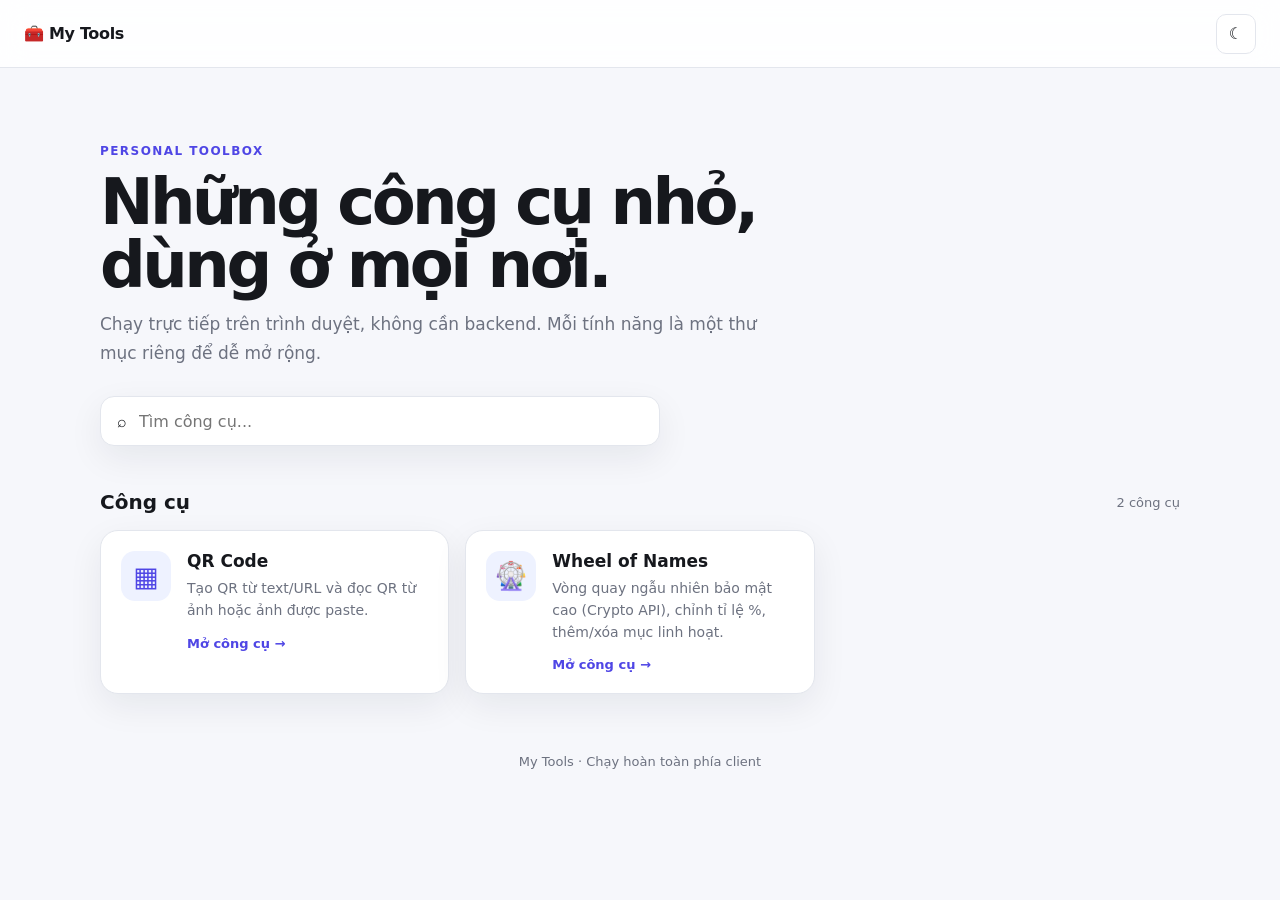
<file: index.html>
<!doctype html>
<html lang="vi">
<head>
  <meta charset="UTF-8">
  <meta name="viewport" content="width=device-width, initial-scale=1.0">
  <meta name="description" content="My Tools - Bộ công cụ chạy trực tiếp trên trình duyệt.">
  <title>My Tools</title>
  <link rel="stylesheet" href="assets/css/global.css">
</head>
<body>
  <header class="topbar">
    <a class="brand" href="./">🧰 My Tools</a>
    <div class="topbar-actions">
      <button id="themeToggle" class="icon-btn" type="button" aria-label="Đổi giao diện">☾</button>
    </div>
  </header>

  <main class="container">
    <section class="hero">
      <span class="eyebrow">PERSONAL TOOLBOX</span>
      <h1>Những công cụ nhỏ, dùng ở mọi nơi.</h1>
      <p>Chạy trực tiếp trên trình duyệt, không cần backend. Mỗi tính năng là một thư mục riêng để dễ mở rộng.</p>
      <div class="search-wrap">
        <span>⌕</span>
        <input id="toolSearch" type="search" placeholder="Tìm công cụ..." autocomplete="off">
      </div>
    </section>

    <section>
      <div class="section-heading">
        <h2>Công cụ</h2>
        <span id="toolCount">2 công cụ</span>
      </div>
      <div id="toolGrid" class="tool-grid">
        <a class="tool-card" href="tools/qr-code/" data-name="qr qr code tạo mã qr chuyển text thành qr quét ảnh qr">
          <div class="tool-icon">▦</div>
          <div class="tool-card-body">
            <h3>QR Code</h3>
            <p>Tạo QR từ text/URL và đọc QR từ ảnh hoặc ảnh được paste.</p>
            <span class="tool-link">Mở công cụ →</span>
          </div>
        </a>
        <a class="tool-card" href="tools/wheel-of-names/" data-name="wheel of names vong quay may man random ngau nhien quay so bốc thăm 1 2 tỉ lệ">
          <div class="tool-icon">🎡</div>
          <div class="tool-card-body">
            <h3>Wheel of Names</h3>
            <p>Vòng quay ngẫu nhiên bảo mật cao (Crypto API), chỉnh tỉ lệ %, thêm/xóa mục linh hoạt.</p>
            <span class="tool-link">Mở công cụ →</span>
          </div>
        </a>
      </div>
      <p id="emptyState" class="empty-state hidden">Không tìm thấy công cụ phù hợp.</p>
    </section>
  </main>

  <footer class="footer">My Tools · Chạy hoàn toàn phía client</footer>
  <script src="assets/js/app.js"></script>
</body>
</html>
</file>
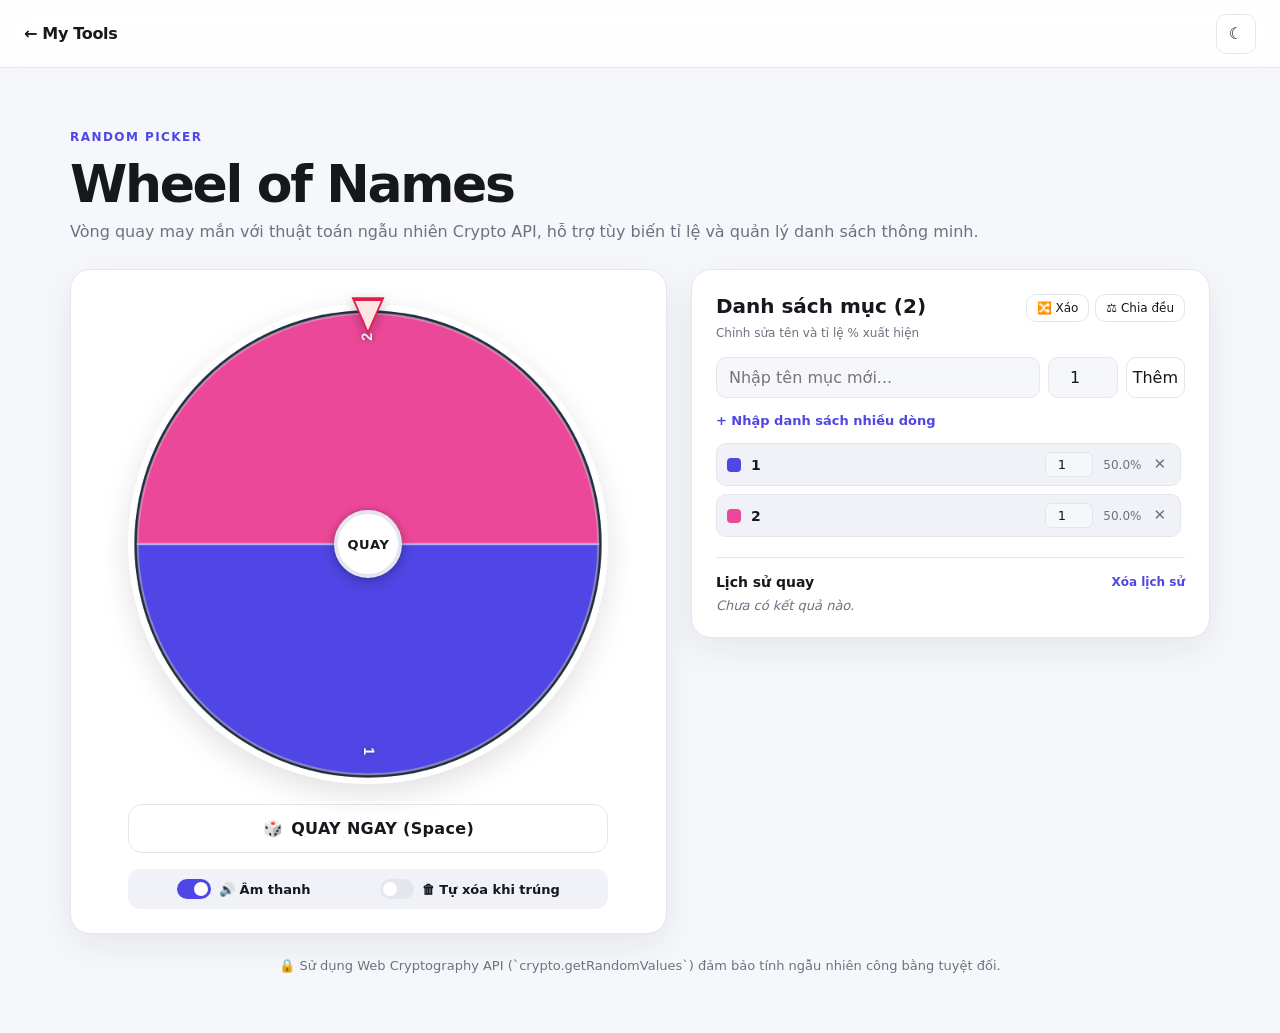
<file: tools/wheel-of-names/index.html>
<!doctype html>
<html lang="vi">
<head>
  <meta charset="UTF-8">
  <meta name="viewport" content="width=device-width, initial-scale=1.0">
  <meta name="description" content="Vòng quay may mắn ngẫu nhiên (Wheel of Names) với thuật toán ngẫu nhiên bảo mật cao, tùy chỉnh tỉ lệ, thêm/xóa mục linh hoạt.">
  <title>Wheel of Names · Vòng Quay May Mắn · My Tools</title>
  <link rel="stylesheet" href="../../assets/css/global.css">
  <link rel="stylesheet" href="./wheel-of-names.css">
</head>
<body>
  <header class="topbar">
    <a class="brand" href="../../">← My Tools</a>
    <div class="topbar-actions">
      <button id="themeToggle" class="icon-btn" type="button" aria-label="Đổi giao diện">☾</button>
    </div>
  </header>

  <main class="wheel-container">
    <section class="page-heading">
      <span class="eyebrow">RANDOM PICKER</span>
      <h1>Wheel of Names</h1>
      <p>Vòng quay may mắn với thuật toán ngẫu nhiên Crypto API, hỗ trợ tùy biến tỉ lệ và quản lý danh sách thông minh.</p>
    </section>

    <div class="wheel-layout">
      <!-- Cột trái: Vòng quay & Điều khiển -->
      <section class="panel wheel-stage-panel">
        <div class="wheel-wrapper">
          <div class="pointer-indicator" aria-hidden="true">
            <svg viewBox="0 0 40 50" class="pointer-svg">
              <polygon points="20,48 2,8 38,8" class="pointer-body" />
              <polygon points="20,44 6,12 34,12" class="pointer-inner" />
            </svg>
          </div>
          <canvas id="wheelCanvas" width="600" height="600" aria-label="Vòng quay"></canvas>
          <button id="centerSpinBtn" class="center-spin-btn" type="button" title="Nhấn để quay">QUAY</button>
        </div>

        <div class="stage-controls">
          <button id="spinBtn" class="btn primary spin-main-btn" type="button">
            <span class="btn-icon">🎲</span> QUAY NGAY (Space)
          </button>
          <div class="stage-options">
            <label class="toggle-control">
              <input id="soundToggle" type="checkbox" checked>
              <span class="toggle-slider"></span>
              <span class="toggle-label">🔊 Âm thanh</span>
            </label>
            <label class="toggle-control">
              <input id="autoRemoveToggle" type="checkbox">
              <span class="toggle-slider"></span>
              <span class="toggle-label">🗑 Tự xóa khi trúng</span>
            </label>
          </div>
        </div>
      </section>

      <!-- Cột phải: Quản lý danh sách & Tỉ lệ -->
      <section class="panel entries-panel">
        <div class="panel-header">
          <div>
            <h2>Danh sách mục (<span id="entryCount">2</span>)</h2>
            <span class="sub-text">Chỉnh sửa tên và tỉ lệ % xuất hiện</span>
          </div>
          <div class="header-actions">
            <button id="shuffleBtn" class="btn small" type="button" title="Xáo trộn thứ tự">🔀 Xáo</button>
            <button id="equalizeBtn" class="btn small" type="button" title="Chia đều tỉ lệ % cho tất cả">⚖ Chia đều</button>
          </div>
        </div>

        <!-- Thêm nhanh / Nhập hàng loạt -->
        <div class="add-entry-bar">
          <input id="newEntryInput" type="text" placeholder="Nhập tên mục mới..." maxlength="50" autocomplete="off">
          <input id="newEntryWeight" type="number" min="1" max="1000" value="1" placeholder="Hệ số" title="Trọng số / Hệ số tỉ lệ">
          <button id="addEntryBtn" class="btn primary" type="button">Thêm</button>
        </div>

        <!-- Bulk import toggle -->
        <div class="bulk-toggle-wrap">
          <button id="toggleBulkBtn" class="text-btn" type="button">+ Nhập danh sách nhiều dòng</button>
          <div id="bulkArea" class="bulk-area hidden">
            <textarea id="bulkInput" rows="4" placeholder="Nhập mỗi dòng một mục (VD:&#10;Tên A&#10;Tên B&#10;Tên C)"></textarea>
            <div class="row-actions">
              <button id="applyBulkBtn" class="btn primary small" type="button">Áp dụng danh sách</button>
              <button id="cancelBulkBtn" class="btn small" type="button">Hủy</button>
            </div>
          </div>
        </div>

        <!-- Danh sách items -->
        <div id="entryList" class="entry-list" role="list"></div>

        <!-- Lịch sử trúng giải -->
        <div class="history-section">
          <div class="history-header">
            <h3>Lịch sử quay</h3>
            <button id="clearHistoryBtn" class="text-btn small" type="button">Xóa lịch sử</button>
          </div>
          <div id="historyList" class="history-list">
            <span class="empty-hint">Chưa có kết quả nào.</span>
          </div>
        </div>
      </section>
    </div>

    <!-- Modal thông báo người chiến thắng -->
    <div id="winnerModal" class="modal-backdrop hidden" role="dialog" aria-modal="true">
      <div class="modal-card">
        <canvas id="confettiCanvas" class="confetti-canvas"></canvas>
        <div class="modal-content">
          <span class="winner-eyebrow">🎉 CHÚC MỪNG CHIẾN THẮNG! 🎉</span>
          <h2 id="winnerName" class="winner-name">1</h2>
          <p id="winnerMeta" class="winner-meta">Tỉ lệ trúng: 50%</p>
          <div class="modal-actions">
            <button id="modalSpinAgainBtn" class="btn primary" type="button">Quay tiếp</button>
            <button id="modalRemoveBtn" class="btn danger" type="button">Xóa khỏi vòng quay</button>
            <button id="modalCloseBtn" class="btn" type="button">Đóng</button>
          </div>
        </div>
      </div>
    </div>

    <p class="privacy-note">🔒 Sử dụng Web Cryptography API (`crypto.getRandomValues`) đảm bảo tính ngẫu nhiên công bằng tuyệt đối.</p>
  </main>

  <script src="../../assets/js/app.js"></script>
  <script src="./wheel-of-names.js"></script>
</body>
</html>
</file>
<file: assets/css/global.css>
:root {
  --bg: #f6f7fb;
  --surface: #ffffff;
  --surface-2: #f0f2f7;
  --text: #16181d;
  --muted: #6d7280;
  --border: #e3e6ed;
  --accent: #4f46e5;
  --accent-soft: #eef2ff;
  --shadow: 0 12px 35px rgba(20, 24, 40, .07);
}

* { box-sizing: border-box; }

html { scroll-behavior: smooth; }

body {
  margin: 0;
  min-height: 100vh;
  background: var(--bg);
  color: var(--text);
  font-family: Inter, ui-sans-serif, system-ui, -apple-system, BlinkMacSystemFont, "Segoe UI", sans-serif;
}

button, input, textarea { font: inherit; }

a { color: inherit; text-decoration: none; }

.topbar {
  height: 68px;
  padding: 0 24px;
  display: flex;
  align-items: center;
  justify-content: space-between;
  background: color-mix(in srgb, var(--surface) 88%, transparent);
  border-bottom: 1px solid var(--border);
  position: sticky;
  top: 0;
  z-index: 10;
  backdrop-filter: blur(14px);
}

.brand { font-weight: 800; letter-spacing: -.02em; }

.icon-btn, .btn {
  border: 1px solid var(--border);
  background: var(--surface);
  color: var(--text);
  border-radius: 10px;
  cursor: pointer;
  transition: .18s ease;
}

.icon-btn {
  width: 40px;
  height: 40px;
}

.icon-btn:hover, .btn:hover { transform: translateY(-1px); border-color: #c7cad3; }

.container {
  width: min(1080px, calc(100% - 32px));
  margin: 0 auto;
}

.hero { padding: 72px 0 44px; }

.eyebrow {
  color: var(--accent);
  font-size: 12px;
  font-weight: 800;
  letter-spacing: .12em;
}

.hero h1 {
  max-width: 760px;
  margin: 12px 0 14px;
  font-size: clamp(34px, 6vw, 64px);
  line-height: .98;
  letter-spacing: -.055em;
}

.hero p {
  max-width: 680px;
  margin: 0;
  color: var(--muted);
  font-size: 17px;
  line-height: 1.7;
}

.search-wrap {
  max-width: 560px;
  margin-top: 28px;
  height: 50px;
  display: flex;
  align-items: center;
  gap: 10px;
  padding: 0 16px;
  background: var(--surface);
  border: 1px solid var(--border);
  border-radius: 14px;
  box-shadow: var(--shadow);
}

.search-wrap input {
  width: 100%;
  border: 0;
  outline: 0;
  background: transparent;
  color: var(--text);
}

.section-heading {
  display: flex;
  justify-content: space-between;
  align-items: center;
  margin-bottom: 16px;
}

.section-heading h2 { margin: 0; font-size: 20px; }
.section-heading span { color: var(--muted); font-size: 13px; }

.tool-grid {
  display: grid;
  grid-template-columns: repeat(auto-fill, minmax(260px, 1fr));
  gap: 16px;
}

.tool-card {
  display: flex;
  gap: 16px;
  padding: 20px;
  background: var(--surface);
  border: 1px solid var(--border);
  border-radius: 18px;
  box-shadow: var(--shadow);
  transition: .18s ease;
}

.tool-card:hover { transform: translateY(-3px); border-color: #cdd1dc; }

.tool-icon {
  flex: 0 0 50px;
  width: 50px;
  height: 50px;
  display: grid;
  place-items: center;
  border-radius: 14px;
  background: var(--accent-soft);
  color: var(--accent);
  font-size: 27px;
  font-weight: 700;
}

.tool-card h3 { margin: 0 0 7px; font-size: 17px; }
.tool-card p { margin: 0; color: var(--muted); font-size: 14px; line-height: 1.55; }
.tool-link { display: inline-block; margin-top: 14px; color: var(--accent); font-size: 13px; font-weight: 700; }

.footer {
  padding: 60px 16px 28px;
  text-align: center;
  color: var(--muted);
  font-size: 13px;
}

.hidden { display: none !important; }
.empty-state { color: var(--muted); padding: 28px 0; }

body.dark {
  --bg: #0d0f14;
  --surface: #151820;
  --surface-2: #1d212b;
  --text: #f2f4f8;
  --muted: #9ba2b1;
  --border: #292e3a;
  --accent: #8b83ff;
  --accent-soft: #252342;
}

@media (max-width: 640px) {
  .topbar { padding: 0 16px; }
  .container { width: min(100% - 24px, 1080px); }
  .hero { padding-top: 48px; }
  .hero h1 { font-size: 40px; }
}
</file>
<file: tools/wheel-of-names/wheel-of-names.css>
.wheel-container {
  width: min(1140px, calc(100% - 32px));
  margin: 0 auto;
  padding-bottom: 60px;
}

.page-heading {
  padding: 58px 0 28px;
}

.page-heading h1 {
  margin: 9px 0 8px;
  font-size: clamp(34px, 5vw, 52px);
  letter-spacing: -.045em;
}

.page-heading p {
  margin: 0;
  color: var(--muted);
}

.wheel-layout {
  display: grid;
  grid-template-columns: minmax(360px, 1.15fr) minmax(320px, 1fr);
  gap: 24px;
  align-items: start;
}

.panel {
  background: var(--surface);
  border: 1px solid var(--border);
  border-radius: 20px;
  padding: 24px;
  box-shadow: var(--shadow);
}

/* Wheel Stage Panel */
.wheel-stage-panel {
  display: flex;
  flex-direction: column;
  align-items: center;
}

.wheel-wrapper {
  position: relative;
  width: 100%;
  max-width: 480px;
  aspect-ratio: 1 / 1;
  display: flex;
  justify-content: center;
  align-items: center;
  margin: 10px auto 20px;
}

#wheelCanvas {
  width: 100%;
  height: 100%;
  border-radius: 50%;
  box-shadow: 0 10px 30px rgba(0, 0, 0, 0.12);
  display: block;
}

.pointer-indicator {
  position: absolute;
  top: -14px;
  left: 50%;
  transform: translateX(-50%);
  width: 38px;
  height: 46px;
  z-index: 5;
  filter: drop-shadow(0 4px 6px rgba(0, 0, 0, 0.25));
  pointer-events: none;
}

.pointer-svg {
  width: 100%;
  height: 100%;
}

.pointer-body {
  fill: #e11d48;
}

.pointer-inner {
  fill: #ffe4e6;
}

.center-spin-btn {
  position: absolute;
  top: 50%;
  left: 50%;
  transform: translate(-50%, -50%);
  width: 68px;
  height: 68px;
  border-radius: 50%;
  background: var(--surface);
  color: var(--text);
  border: 4px solid var(--border);
  box-shadow: 0 4px 14px rgba(0, 0, 0, 0.2);
  font-size: 13px;
  font-weight: 800;
  letter-spacing: 0.05em;
  cursor: pointer;
  z-index: 4;
  display: grid;
  place-items: center;
  transition: transform 0.15s ease, background-color 0.15s ease;
}

.center-spin-btn:hover {
  transform: translate(-50%, -50%) scale(1.08);
  border-color: var(--accent);
  color: var(--accent);
}

.center-spin-btn:active {
  transform: translate(-50%, -50%) scale(0.95);
}

.stage-controls {
  width: 100%;
  max-width: 480px;
  display: flex;
  flex-direction: column;
  gap: 16px;
}

.spin-main-btn {
  width: 100%;
  padding: 14px 20px;
  font-size: 16px;
  font-weight: 800;
  display: flex;
  align-items: center;
  justify-content: center;
  gap: 8px;
  letter-spacing: 0.02em;
  border-radius: 14px;
}

.stage-options {
  display: flex;
  justify-content: space-around;
  background: var(--surface-2);
  padding: 10px 14px;
  border-radius: 12px;
}

/* Custom Toggle */
.toggle-control {
  display: inline-flex;
  align-items: center;
  gap: 8px;
  cursor: pointer;
  user-select: none;
  font-size: 13px;
  font-weight: 600;
}

.toggle-control input {
  position: absolute;
  opacity: 0;
  width: 0;
  height: 0;
}

.toggle-slider {
  width: 34px;
  height: 20px;
  background: var(--border);
  border-radius: 20px;
  position: relative;
  transition: 0.2s;
}

.toggle-slider::before {
  content: "";
  position: absolute;
  width: 14px;
  height: 14px;
  left: 3px;
  top: 3px;
  background: white;
  border-radius: 50%;
  transition: 0.2s;
}

.toggle-control input:checked + .toggle-slider {
  background: var(--accent);
}

.toggle-control input:checked + .toggle-slider::before {
  transform: translateX(14px);
}

/* Entries Panel */
.panel-header {
  display: flex;
  justify-content: space-between;
  align-items: flex-start;
  margin-bottom: 16px;
}

.panel-header h2 {
  margin: 0 0 4px;
  font-size: 20px;
}

.sub-text {
  font-size: 12px;
  color: var(--muted);
}

.header-actions {
  display: flex;
  gap: 6px;
}

.btn.small {
  padding: 6px 10px;
  font-size: 12px;
}

.text-btn {
  background: none;
  border: none;
  color: var(--accent);
  cursor: pointer;
  padding: 0;
  font-size: 13px;
  font-weight: 600;
}

.text-btn:hover {
  text-decoration: underline;
}

.text-btn.small {
  font-size: 12px;
}

.add-entry-bar {
  display: flex;
  gap: 8px;
  margin-bottom: 12px;
}

.add-entry-bar input[type="text"] {
  flex: 1;
  padding: 10px 12px;
  border: 1px solid var(--border);
  border-radius: 10px;
  background: var(--bg);
  color: var(--text);
  outline: none;
}

.add-entry-bar input[type="number"] {
  width: 70px;
  padding: 10px 8px;
  border: 1px solid var(--border);
  border-radius: 10px;
  background: var(--bg);
  color: var(--text);
  outline: none;
  text-align: center;
}

.add-entry-bar input:focus {
  border-color: var(--accent);
}

.bulk-toggle-wrap {
  margin-bottom: 14px;
}

.bulk-area {
  margin-top: 10px;
  background: var(--surface-2);
  padding: 12px;
  border-radius: 12px;
}

.bulk-area textarea {
  width: 100%;
  resize: vertical;
  padding: 10px;
  border: 1px solid var(--border);
  border-radius: 8px;
  background: var(--bg);
  color: var(--text);
  outline: none;
  font-family: inherit;
  font-size: 13px;
}

.row-actions {
  display: flex;
  gap: 8px;
  margin-top: 8px;
}

/* Entry List */
.entry-list {
  max-height: 280px;
  overflow-y: auto;
  display: flex;
  flex-direction: column;
  gap: 8px;
  padding-right: 4px;
  margin-bottom: 20px;
}

.entry-item {
  display: flex;
  align-items: center;
  gap: 8px;
  padding: 8px 10px;
  background: var(--surface-2);
  border: 1px solid var(--border);
  border-radius: 10px;
  transition: transform 0.12s ease, border-color 0.12s ease;
}

.entry-item:hover {
  border-color: #cbd5e1;
}

.entry-color-badge {
  width: 14px;
  height: 14px;
  border-radius: 4px;
  flex-shrink: 0;
}

.entry-name-input {
  flex: 1;
  min-width: 80px;
  border: none;
  background: transparent;
  color: var(--text);
  font-size: 14px;
  font-weight: 600;
  outline: none;
}

.entry-name-input:focus {
  background: var(--bg);
  border-radius: 4px;
  padding: 2px 4px;
}

.entry-weight-wrap {
  display: flex;
  align-items: center;
  gap: 4px;
}

.entry-weight-input {
  width: 48px;
  padding: 4px 6px;
  border: 1px solid var(--border);
  border-radius: 6px;
  background: var(--bg);
  color: var(--text);
  font-size: 13px;
  text-align: center;
  outline: none;
}

.entry-weight-input:focus {
  border-color: var(--accent);
}

.entry-percent-badge {
  font-size: 12px;
  color: var(--muted);
  width: 44px;
  text-align: right;
}

.entry-delete-btn {
  border: none;
  background: transparent;
  color: var(--muted);
  cursor: pointer;
  padding: 4px;
  border-radius: 6px;
  line-height: 1;
  font-size: 15px;
  transition: color 0.15s, background-color 0.15s;
}

.entry-delete-btn:hover {
  color: #ef4444;
  background: rgba(239, 68, 68, 0.1);
}

/* History Section */
.history-section {
  border-top: 1px solid var(--border);
  padding-top: 16px;
}

.history-header {
  display: flex;
  justify-content: space-between;
  align-items: center;
  margin-bottom: 8px;
}

.history-header h3 {
  margin: 0;
  font-size: 14px;
  font-weight: 700;
}

.history-list {
  display: flex;
  flex-wrap: wrap;
  gap: 6px;
  max-height: 110px;
  overflow-y: auto;
  font-size: 13px;
}

.history-chip {
  display: inline-flex;
  align-items: center;
  gap: 6px;
  padding: 4px 10px;
  background: var(--surface-2);
  border-radius: 12px;
  font-size: 12px;
  color: var(--text);
  font-weight: 600;
}

.history-chip .time {
  font-weight: 400;
  color: var(--muted);
  font-size: 11px;
}

.empty-hint {
  color: var(--muted);
  font-size: 13px;
  font-style: italic;
}

/* Modal */
.modal-backdrop {
  position: fixed;
  inset: 0;
  background: rgba(0, 0, 0, 0.6);
  backdrop-filter: blur(4px);
  display: flex;
  justify-content: center;
  align-items: center;
  z-index: 100;
  padding: 20px;
}

.modal-card {
  position: relative;
  width: min(440px, 100%);
  background: var(--surface);
  border: 1px solid var(--border);
  border-radius: 24px;
  box-shadow: 0 20px 45px rgba(0, 0, 0, 0.25);
  overflow: hidden;
  text-align: center;
  animation: modalPopIn 0.3s cubic-bezier(0.175, 0.885, 0.32, 1.275);
}

@keyframes modalPopIn {
  from {
    opacity: 0;
    transform: scale(0.85);
  }
  to {
    opacity: 1;
    transform: scale(1);
  }
}

.confetti-canvas {
  position: absolute;
  inset: 0;
  width: 100%;
  height: 100%;
  pointer-events: none;
  z-index: 1;
}

.modal-content {
  position: relative;
  z-index: 2;
  padding: 36px 24px 28px;
}

.winner-eyebrow {
  display: inline-block;
  font-size: 13px;
  font-weight: 800;
  letter-spacing: 0.1em;
  color: #e11d48;
  margin-bottom: 12px;
}

.winner-name {
  font-size: clamp(32px, 7vw, 48px);
  margin: 0 0 8px;
  line-height: 1.1;
  word-break: break-word;
  color: var(--text);
}

.winner-meta {
  margin: 0 0 24px;
  font-size: 14px;
  color: var(--muted);
}

.modal-actions {
  display: flex;
  flex-direction: column;
  gap: 10px;
}

.btn.danger {
  background: #fee2e2;
  color: #991b1b;
  border-color: #fecaca;
}

body.dark .btn.danger {
  background: #451a1a;
  color: #fca5a5;
  border-color: #7f1d1d;
}

.btn.danger:hover {
  background: #fecaca;
  color: #7f1d1d;
}

.privacy-note {
  margin: 24px 0 0;
  color: var(--muted);
  text-align: center;
  font-size: 13px;
}

/* Responsive */
@media (max-width: 860px) {
  .wheel-layout {
    grid-template-columns: 1fr;
  }
  .wheel-stage-panel {
    order: -1;
  }
  .wheel-wrapper {
    max-width: 380px;
  }
}

@media (max-width: 480px) {
  .wheel-container {
    width: min(100% - 20px, 1140px);
  }
  .panel {
    padding: 16px;
  }
  .wheel-wrapper {
    max-width: 300px;
  }
  .center-spin-btn {
    width: 54px;
    height: 54px;
    font-size: 11px;
  }
}
</file>
